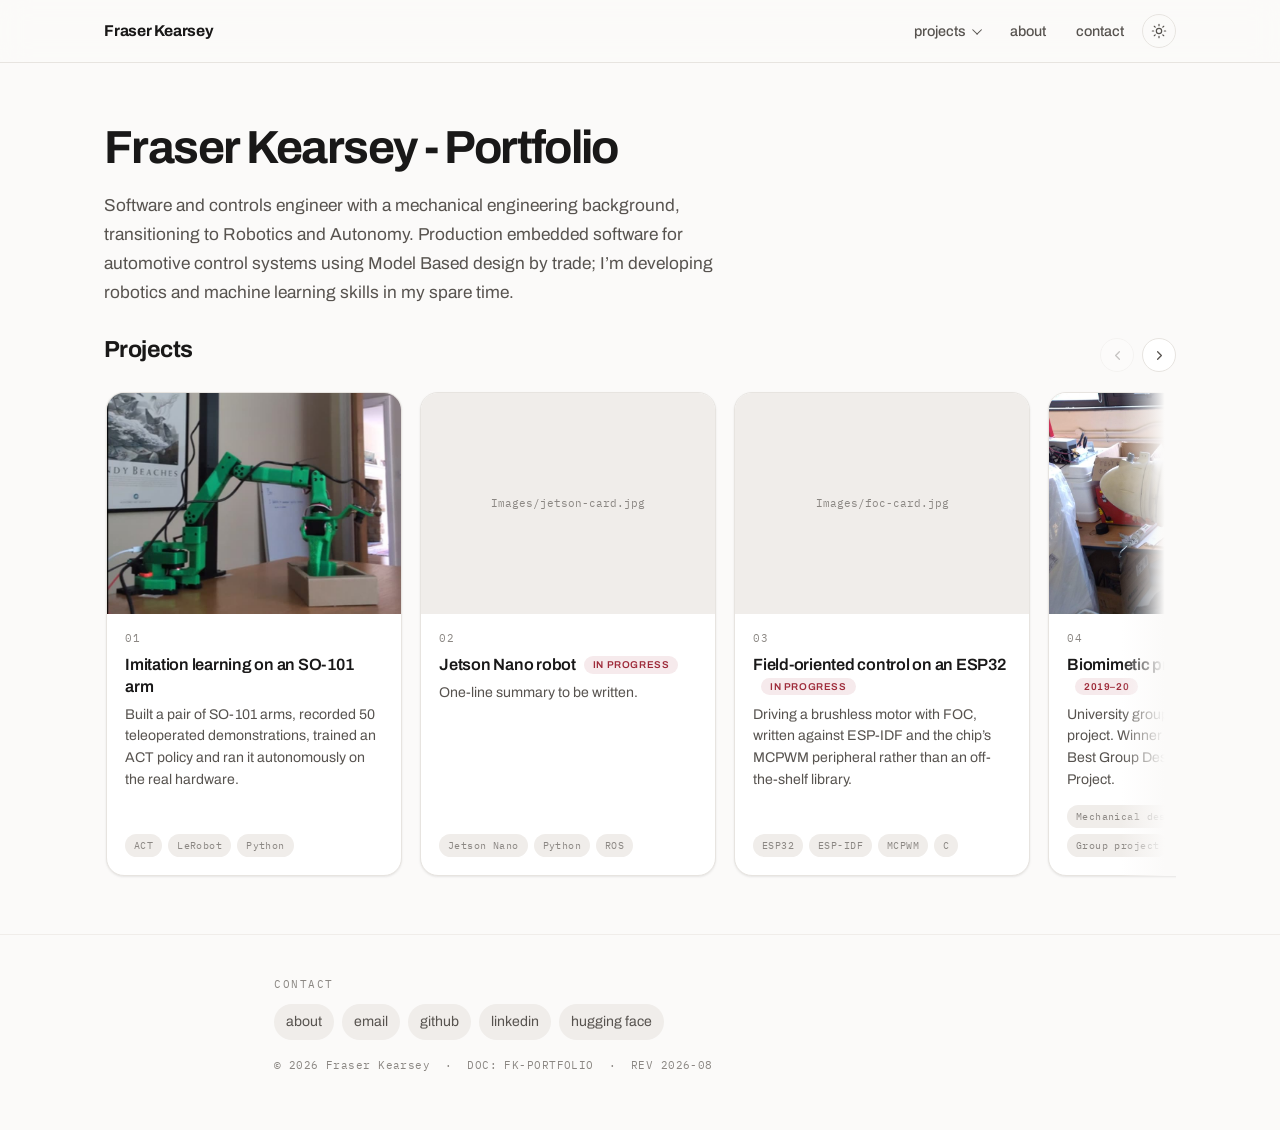
<file: index.html>
<!DOCTYPE html>
<html lang="en">
<head>
<meta charset="UTF-8">
<meta name="viewport" content="width=device-width, initial-scale=1.0">
<title>Fraser Kearsey - Portfolio</title>
<meta name="description" content="Software and controls engineer with a mechanical engineering background, transitioning to robotics and autonomy. Embedded automotive control systems by trade; robotics and machine learning projects in my spare time.">
<link rel="preconnect" href="https://fonts.googleapis.com">
<link rel="preconnect" href="https://fonts.gstatic.com" crossorigin>
<link href="https://fonts.googleapis.com/css2?family=Archivo:wght@400;500;600;700&family=IBM+Plex+Mono:wght@400;500;600&display=swap" rel="stylesheet">
<link rel="icon" href="favicon.svg" type="image/svg+xml">
<link rel="icon" href="favicon.ico" sizes="32x32">
<link rel="apple-touch-icon" href="apple-touch-icon.png">
<link rel="stylesheet" href="assets/site.css">
<script>(function(){try{var t=localStorage.getItem('theme');if(t==='dark'||t==='light'){document.documentElement.setAttribute('data-theme',t);}}catch(e){}
// set before first paint so revealed sections don't flash in
if(!window.matchMedia('(prefers-reduced-motion: reduce)').matches&&'IntersectionObserver'in window){document.documentElement.className+=' js-motion';}})();</script>
</head>
<body>

<!--
  ============================================================================
  EDITING THIS PAGE

  Text lives between tags. To change a paragraph, edit what is between
  the <p> and </p> tags and leave the tags alone:

      <p>old wording</p>      becomes      <p>new wording</p>

  Editable blocks are flagged by comments starting with "EDIT:" further
  down this file. Search the file for  EDIT:  to jump between them.

  Leave alone:
    * everything inside the head element
    * class="..." attributes
    * entities such as &mdash; &rsquo; &hellip;  which are punctuation: - ' ...

  Special characters: type &amp; for an ampersand, &lt; for a less-than sign,
  and &rsquo; for an apostrophe, as in don&rsquo;t.

  The styling lives in assets/site.css. Change the colours, corner radii or
  shadows in the :root block at the top of that file and every page follows.
  ============================================================================
-->

<nav>
  <div class="wrap">
    <a class="brand" href="index.html">Fraser Kearsey</a>
    <div class="navlinks">
      <details class="dropdown">
        <summary>projects</summary>
        <div class="menu">
          <a href="so101.html"><span class="idx">01</span>SO-101 imitation learning</a>
          <a href="jetson-nano.html"><span class="idx">02</span>Jetson Nano robot</a>
          <a href="esp32-foc.html"><span class="idx">03</span>ESP32 field-oriented control</a>
          <a href="biomimetic-propulsion.html"><span class="idx">04</span>Biomimetic propulsion system</a>
        </div>
      </details>
      <a href="about.html">about</a>
      <a href="#contact">contact</a>
      <button class="themetoggle" type="button" aria-pressed="false" aria-label="Switch theme"><svg class="sun" viewBox="0 0 24 24" fill="none" stroke="currentColor" stroke-width="1.8" stroke-linecap="round" aria-hidden="true"><circle cx="12" cy="12" r="4"/><path d="M12 2v2M12 20v2M4.9 4.9l1.4 1.4M17.7 17.7l1.4 1.4M2 12h2M20 12h2M4.9 19.1l1.4-1.4M17.7 6.3l1.4-1.4"/></svg><svg class="moon" viewBox="0 0 24 24" fill="none" stroke="currentColor" stroke-width="1.8" stroke-linecap="round" stroke-linejoin="round" aria-hidden="true"><path d="M21 12.8A9 9 0 1 1 11.2 3a7 7 0 0 0 9.8 9.8z"/></svg></button>
    </div>
  </div>
  <div class="progress" aria-hidden="true"></div>
</nav>

<!-- EDIT: page title and intro paragraphs -->
<header class="intro home">
  <div class="wrap wide">
    <h1>Fraser Kearsey - Portfolio</h1>
    <div class="lede">
      <p>Software and controls engineer with a mechanical engineering background, transitioning to Robotics and Autonomy. Production embedded software for automotive control systems using Model Based design by trade; I&rsquo;m developing robotics and machine learning skills in my spare time.</p>
    </div>
  </div>
</header>

<main>

<!-- EDIT: section "Projects" -->
<section id="work" class="reveal">
  <div class="wrap wide">
    <h2>Projects</h2>

    <div class="rail">
      <div class="railnav">
        <button class="railbtn prev" type="button" aria-label="Scroll projects left"><svg viewBox="0 0 24 24" fill="none" stroke="currentColor" stroke-width="2" stroke-linecap="round" stroke-linejoin="round" aria-hidden="true"><path d="M15 18l-6-6 6-6"/></svg></button>
        <button class="railbtn next" type="button" aria-label="Scroll projects right"><svg viewBox="0 0 24 24" fill="none" stroke="currentColor" stroke-width="2" stroke-linecap="round" stroke-linejoin="round" aria-hidden="true"><path d="M9 18l6-6-6-6"/></svg></button>
      </div>
      <!-- Add a project: copy one <a class="card"> block. Swap the .slot div for
           <img src="Images/NAME.jpg" alt="DESCRIPTION"> once you have a photo. -->
      <!-- EDIT: project cards. Copy a whole a.card block to add one -->
<div class="track" tabindex="0" role="region" aria-label="Projects, scroll horizontally">
        <a class="card" href="so101.html">
          <div class="card-media"><img src="Images/so101-card.jpg" alt="A green 3D-printed SO-101 arm placing a cube into a cardboard box"></div>
          <div class="card-body">
            <span class="card-num">01</span>
            <span class="card-title">Imitation learning on an SO-101 arm</span>
            <span class="card-desc">Built a pair of SO-101 arms, recorded 50 teleoperated demonstrations, trained an ACT policy and ran it autonomously on the real hardware.</span>
            <span class="card-meta"><span class="tag">ACT</span><span class="tag">LeRobot</span><span class="tag">Python</span></span>
          </div>
        </a>
        <a class="card" href="jetson-nano.html">
          <div class="card-media"><div class="slot">Images/jetson-card.jpg</div></div>
          <div class="card-body">
            <span class="card-num">02</span>
            <span class="card-title">Jetson Nano robot<span class="badge">in progress</span></span>
            <span class="card-desc">One-line summary to be written.</span>
            <span class="card-meta"><span class="tag">Jetson Nano</span><span class="tag">Python</span><span class="tag">ROS</span></span>
          </div>
        </a>
        <a class="card" href="esp32-foc.html">
          <div class="card-media"><div class="slot">Images/foc-card.jpg</div></div>
          <div class="card-body">
            <span class="card-num">03</span>
            <span class="card-title">Field-oriented control on an ESP32<span class="badge">in progress</span></span>
            <span class="card-desc">Driving a brushless motor with FOC, written against ESP-IDF and the chip’s MCPWM peripheral rather than an off-the-shelf library.</span>
            <span class="card-meta"><span class="tag">ESP32</span><span class="tag">ESP-IDF</span><span class="tag">MCPWM</span><span class="tag">C</span></span>
          </div>
        </a>
        <a class="card" href="biomimetic-propulsion.html">
          <div class="card-media"><img src="Images/biomimetic-card.jpg" alt="A segmented, fish-shaped robotic body with a compliant tail fin, held up in a university workshop"></div>
          <div class="card-body">
            <span class="card-num">04</span>
            <span class="card-title">Biomimetic propulsion system<span class="badge">2019&ndash;20</span></span>
            <span class="card-desc">University group design and manufacture project. Winner of the IMechE Award for Best Group Design and Manufacture Project.</span>
            <span class="card-meta"><span class="tag">Mechanical design</span><span class="tag">Manufacture</span><span class="tag">Group project</span></span>
          </div>
        </a>
      </div>
    </div>
  </div>
</section>

</main>

<footer id="contact" class="reveal">
  <div class="wrap">
    <p class="secnum">Contact</p>
    <!-- EDIT: footer links -->
<div class="footlinks">
      <a href="about.html">about</a>
      <a href="mailto:fraserkearsey@gmail.com">email</a>
      <a href="https://github.com/fraserky">github</a>
      <a href="https://linkedin.com/in/fraserkearsey">linkedin</a>
      <a href="https://huggingface.co/fkearsey">hugging face</a>
    </div>
    <p class="copyright">&copy; 2026 Fraser Kearsey &nbsp;&middot;&nbsp; DOC: FK-PORTFOLIO &nbsp;&middot;&nbsp; REV 2026-08</p>
  </div>
</footer>

<script src="assets/site.js"></script>
</body>
</html>
</file>
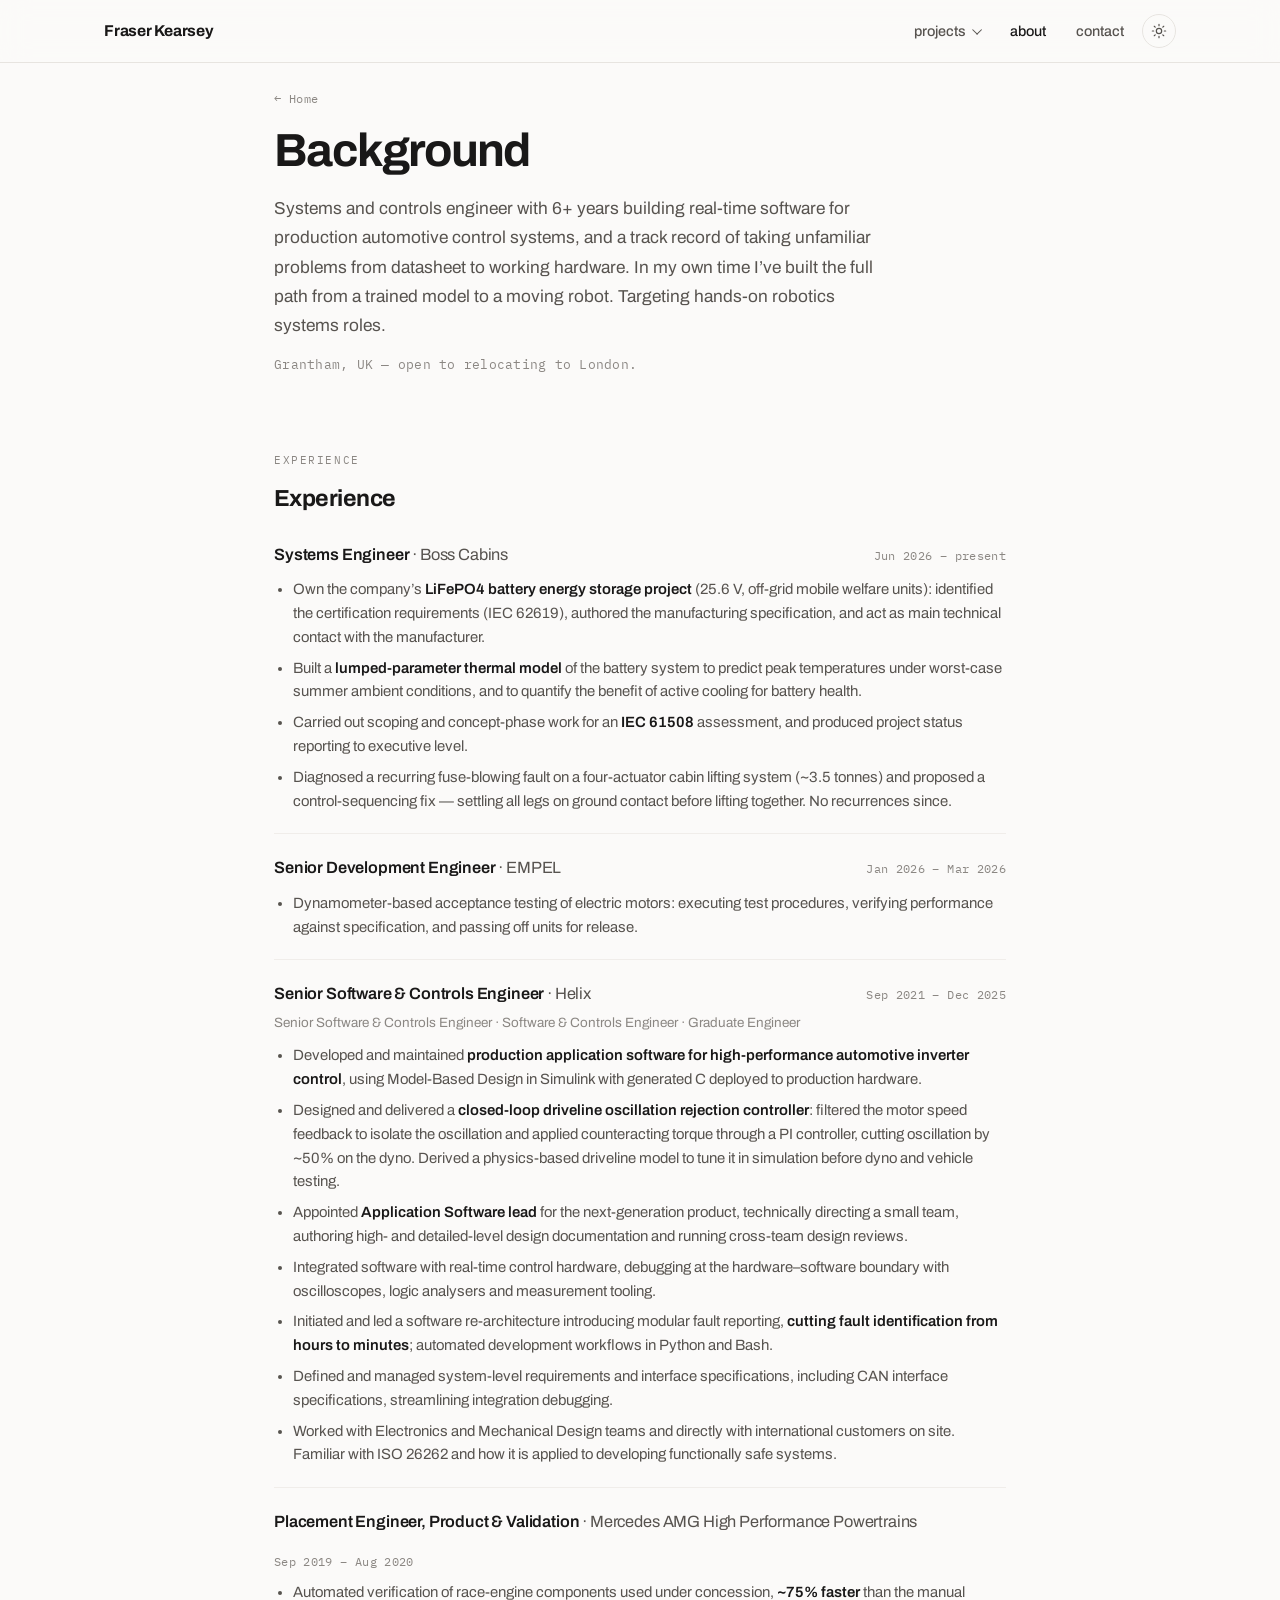
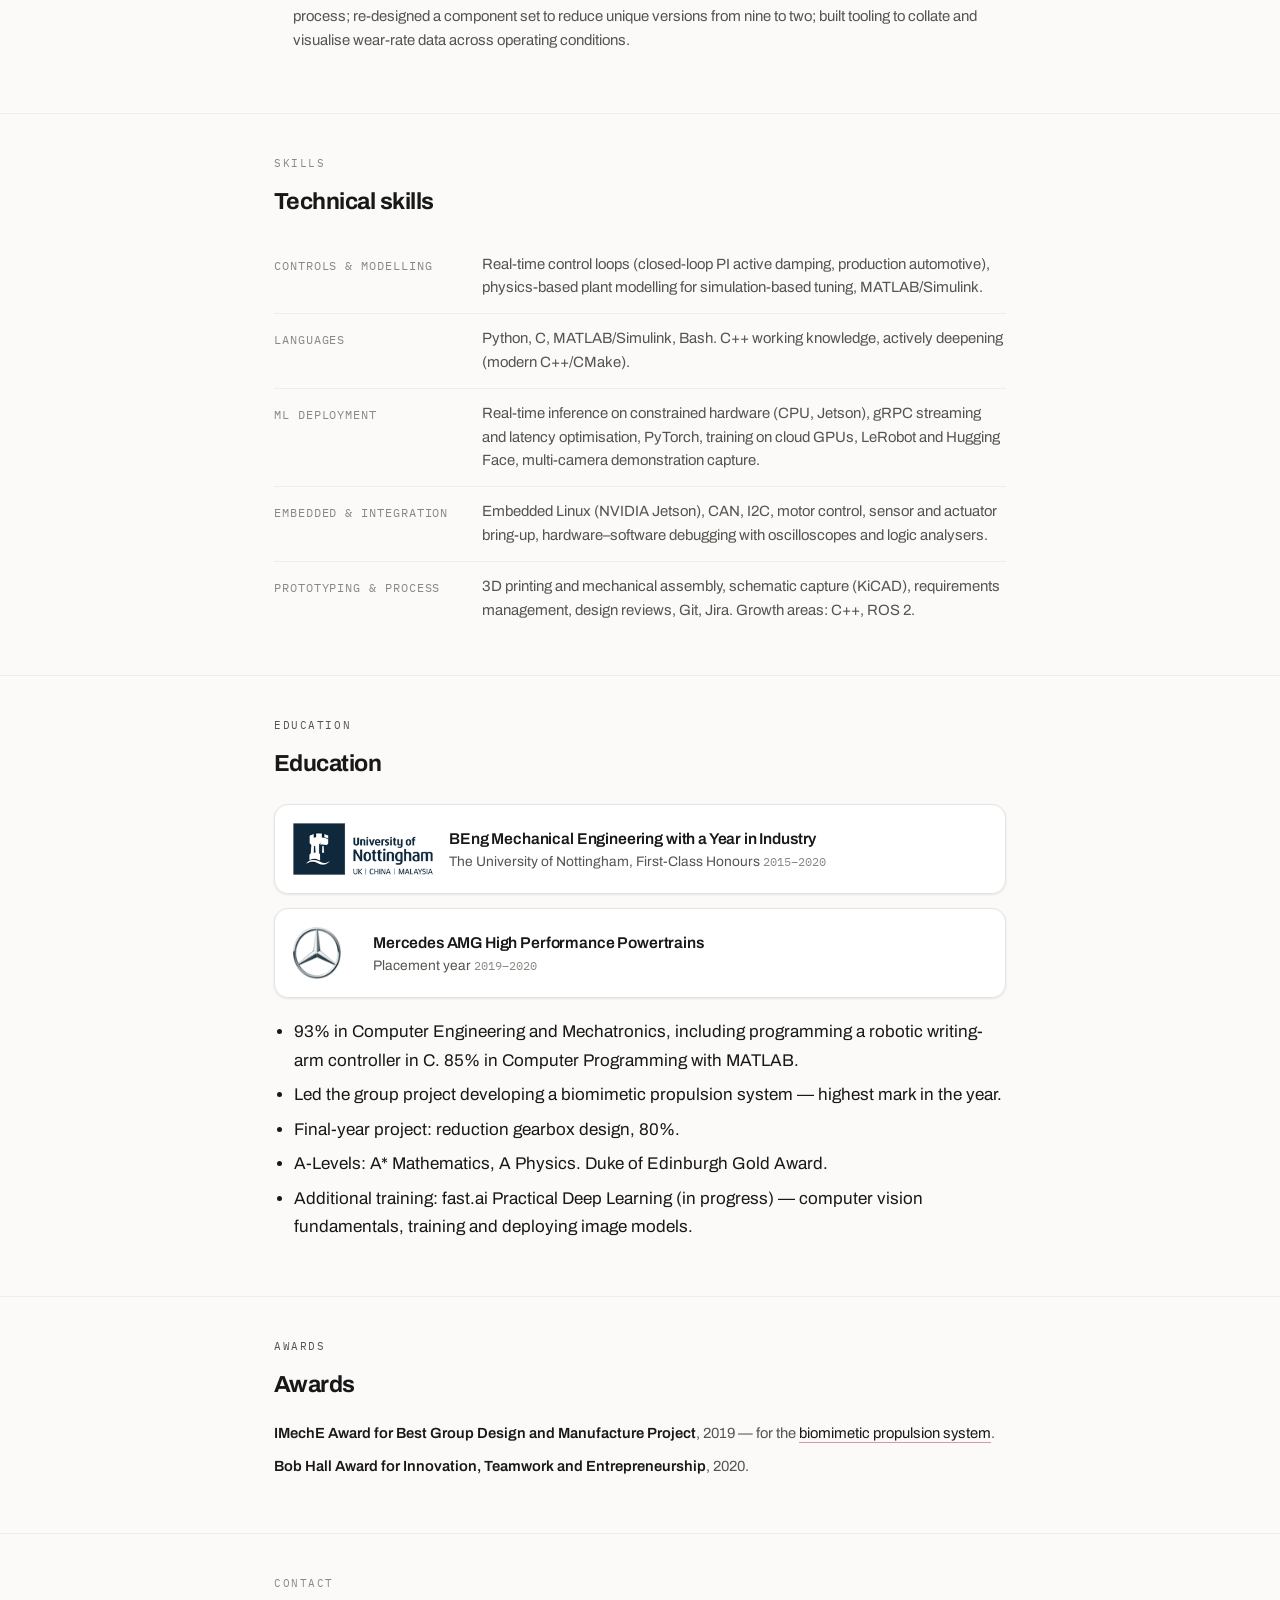
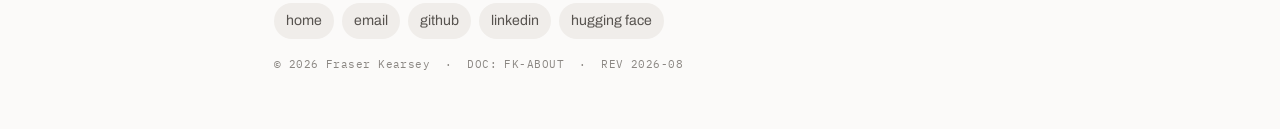
<file: about.html>
<!DOCTYPE html>
<html lang="en">
<head>
<meta charset="UTF-8">
<meta name="viewport" content="width=device-width, initial-scale=1.0">
<title>Fraser Kearsey — background</title>
<meta name="description" content="Background: software and controls engineer working on embedded automotive control systems.">
<link rel="preconnect" href="https://fonts.googleapis.com">
<link rel="preconnect" href="https://fonts.gstatic.com" crossorigin>
<link href="https://fonts.googleapis.com/css2?family=Archivo:wght@400;500;600;700&family=IBM+Plex+Mono:wght@400;500;600&display=swap" rel="stylesheet">
<link rel="icon" href="favicon.svg" type="image/svg+xml">
<link rel="icon" href="favicon.ico" sizes="32x32">
<link rel="apple-touch-icon" href="apple-touch-icon.png">
<link rel="stylesheet" href="assets/site.css">
<script>(function(){try{var t=localStorage.getItem('theme');if(t==='dark'||t==='light'){document.documentElement.setAttribute('data-theme',t);}}catch(e){}
// set before first paint so revealed sections don't flash in
if(!window.matchMedia('(prefers-reduced-motion: reduce)').matches&&'IntersectionObserver'in window){document.documentElement.className+=' js-motion';}})();</script>
</head>
<body>

<!--
  ============================================================================
  EDITING THIS PAGE

  Text lives between tags. To change a paragraph, edit what is between
  the <p> and </p> tags and leave the tags alone:

      <p>old wording</p>      becomes      <p>new wording</p>

  Editable blocks are flagged by comments starting with "EDIT:" further
  down this file. Search the file for  EDIT:  to jump between them.

  Leave alone:
    * everything inside the head element
    * class="..." attributes
    * entities such as &mdash; &rsquo; &hellip;  which are punctuation: - ' ...

  Special characters: type &amp; for an ampersand, &lt; for a less-than sign,
  and &rsquo; for an apostrophe, as in don&rsquo;t.

  The styling lives in assets/site.css. Change the colours, corner radii or
  shadows in the :root block at the top of that file and every page follows.
  ============================================================================
-->

<nav>
  <div class="wrap">
    <a class="brand" href="index.html">Fraser Kearsey</a>
    <div class="navlinks">
      <details class="dropdown">
        <summary>projects</summary>
        <div class="menu">
          <a href="so101.html"><span class="idx">01</span>SO-101 imitation learning</a>
          <a href="jetson-nano.html"><span class="idx">02</span>Jetson Nano robot</a>
          <a href="esp32-foc.html"><span class="idx">03</span>ESP32 field-oriented control</a>
          <a href="biomimetic-propulsion.html"><span class="idx">04</span>Biomimetic propulsion system</a>
        </div>
      </details>
      <a href="about.html" aria-current="page">about</a>
      <a href="#contact">contact</a>
      <button class="themetoggle" type="button" aria-pressed="false" aria-label="Switch theme"><svg class="sun" viewBox="0 0 24 24" fill="none" stroke="currentColor" stroke-width="1.8" stroke-linecap="round" aria-hidden="true"><circle cx="12" cy="12" r="4"/><path d="M12 2v2M12 20v2M4.9 4.9l1.4 1.4M17.7 17.7l1.4 1.4M2 12h2M20 12h2M4.9 19.1l1.4-1.4M17.7 6.3l1.4-1.4"/></svg><svg class="moon" viewBox="0 0 24 24" fill="none" stroke="currentColor" stroke-width="1.8" stroke-linecap="round" stroke-linejoin="round" aria-hidden="true"><path d="M21 12.8A9 9 0 1 1 11.2 3a7 7 0 0 0 9.8 9.8z"/></svg></button>
    </div>
  </div>
  <div class="progress" aria-hidden="true"></div>
</nav>

<!-- EDIT: page title and intro paragraphs -->
<header class="intro sub">
  <div class="wrap">
    <p class="crumb"><a href="index.html">&larr; Home</a></p>
    <h1>Background</h1>
    <div class="lede">
      <p>Systems and controls engineer with 6+ years building real-time software for production automotive control systems, and a track record of taking unfamiliar problems from datasheet to working hardware. In my own time I&rsquo;ve built the full path from a trained model to a moving robot. Targeting hands-on robotics systems roles.</p>
      <p class="meta-line">Grantham, UK &mdash; open to relocating to London.</p>
    </div>
  </div>
</header>

<main>

<!-- EDIT: section "Experience" -->
<section class="reveal">
  <div class="wrap">
    <p class="secnum">Experience</p>
    <h2>Experience</h2>

    <div class="role">
      <div class="role-head">
        <span class="role-title">Systems Engineer <span class="role-org">&middot; Boss Cabins</span></span>
        <span class="role-dates">Jun 2026 &ndash; present</span>
      </div>
      <ul>
        <li>Own the company&rsquo;s <strong>LiFePO4 battery energy storage project</strong> (25.6 V, off-grid mobile welfare units): identified the certification requirements (IEC 62619), authored the manufacturing specification, and act as main technical contact with the manufacturer.</li>
        <li>Built a <strong>lumped-parameter thermal model</strong> of the battery system to predict peak temperatures under worst-case summer ambient conditions, and to quantify the benefit of active cooling for battery health.</li>
        <li>Carried out scoping and concept-phase work for an <strong>IEC 61508</strong> assessment, and produced project status reporting to executive level.</li>
        <li>Diagnosed a recurring fuse-blowing fault on a four-actuator cabin lifting system (~3.5 tonnes) and proposed a control-sequencing fix &mdash; settling all legs on ground contact before lifting together. No recurrences since.</li>
      </ul>
    </div>

    <div class="role">
      <div class="role-head">
        <span class="role-title">Senior Development Engineer <span class="role-org">&middot; EMPEL</span></span>
        <span class="role-dates">Jan 2026 &ndash; Mar 2026</span>
      </div>
      <ul>
        <li>Dynamometer-based acceptance testing of electric motors: executing test procedures, verifying performance against specification, and passing off units for release.</li>
      </ul>
    </div>

    <div class="role">
      <div class="role-head">
        <span class="role-title">Senior Software &amp; Controls Engineer <span class="role-org">&middot; Helix</span></span>
        <span class="role-dates">Sep 2021 &ndash; Dec 2025</span>
      </div>
      <p class="role-note">Senior Software &amp; Controls Engineer &middot; Software &amp; Controls Engineer &middot; Graduate Engineer</p>
      <ul>
        <li>Developed and maintained <strong>production application software for high-performance automotive inverter control</strong>, using Model-Based Design in Simulink with generated C deployed to production hardware.</li>
        <li>Designed and delivered a <strong>closed-loop driveline oscillation rejection controller</strong>: filtered the motor speed feedback to isolate the oscillation and applied counteracting torque through a PI controller, cutting oscillation by ~50% on the dyno. Derived a physics-based driveline model to tune it in simulation before dyno and vehicle testing.</li>
        <li>Appointed <strong>Application Software lead</strong> for the next-generation product, technically directing a small team, authoring high- and detailed-level design documentation and running cross-team design reviews.</li>
        <li>Integrated software with real-time control hardware, debugging at the hardware&ndash;software boundary with oscilloscopes, logic analysers and measurement tooling.</li>
        <li>Initiated and led a software re-architecture introducing modular fault reporting, <strong>cutting fault identification from hours to minutes</strong>; automated development workflows in Python and Bash.</li>
        <li>Defined and managed system-level requirements and interface specifications, including CAN interface specifications, streamlining integration debugging.</li>
        <li>Worked with Electronics and Mechanical Design teams and directly with international customers on site. Familiar with ISO 26262 and how it is applied to developing functionally safe systems.</li>
      </ul>
    </div>

    <div class="role">
      <div class="role-head">
        <span class="role-title">Placement Engineer, Product &amp; Validation <span class="role-org">&middot; Mercedes AMG High Performance Powertrains</span></span>
        <span class="role-dates">Sep 2019 &ndash; Aug 2020</span>
      </div>
      <ul>
        <li>Automated verification of race-engine components used under concession, <strong>~75% faster</strong> than the manual process; re-designed a component set to reduce unique versions from nine to two; built tooling to collate and visualise wear-rate data across operating conditions.</li>
      </ul>
    </div>
  </div>
</section>

<!-- EDIT: section "Technical skills" -->
<section class="reveal">
  <div class="wrap">
    <p class="secnum">Skills</p>
    <h2>Technical skills</h2>
    <dl class="skills">
      <div class="skillrow">
        <dt>Controls &amp; modelling</dt>
        <dd>Real-time control loops (closed-loop PI active damping, production automotive), physics-based plant modelling for simulation-based tuning, MATLAB/Simulink.</dd>
      </div>
      <div class="skillrow">
        <dt>Languages</dt>
        <dd>Python, C, MATLAB/Simulink, Bash. C++ working knowledge, actively deepening (modern C++/CMake).</dd>
      </div>
      <div class="skillrow">
        <dt>ML deployment</dt>
        <dd>Real-time inference on constrained hardware (CPU, Jetson), gRPC streaming and latency optimisation, PyTorch, training on cloud GPUs, LeRobot and Hugging Face, multi-camera demonstration capture.</dd>
      </div>
      <div class="skillrow">
        <dt>Embedded &amp; integration</dt>
        <dd>Embedded Linux (NVIDIA Jetson), CAN, I2C, motor control, sensor and actuator bring-up, hardware&ndash;software debugging with oscilloscopes and logic analysers.</dd>
      </div>
      <div class="skillrow">
        <dt>Prototyping &amp; process</dt>
        <dd>3D printing and mechanical assembly, schematic capture (KiCAD), requirements management, design reviews, Git, Jira. Growth areas: C++, ROS 2.</dd>
      </div>
    </dl>
  </div>
</section>

<!-- EDIT: section "Education" -->
<section class="about reveal">
  <div class="wrap">
    <p class="secnum">Education</p>
    <h2>Education</h2>

    <!-- EDIT: affiliation logos and names -->
<div class="affil">
      <div class="affil-item">
        <div class="affil-logo"><img src="Images/logo-uon.png" alt="University of Nottingham"></div>
        <div>
          <span class="affil-name">BEng Mechanical Engineering with a Year in Industry</span>
          <span class="affil-note">The University of Nottingham, First-Class Honours <span class="yr">2015&ndash;2020</span></span>
        </div>
      </div>
      <div class="affil-item">
        <div class="affil-logo"><img src="Images/logo-mercedes.png" alt="Mercedes AMG High Performance Powertrains"></div>
        <div>
          <span class="affil-name">Mercedes AMG High Performance Powertrains</span>
          <span class="affil-note">Placement year <span class="yr">2019&ndash;2020</span></span>
        </div>
      </div>
    </div>

    <ul style="margin-top:20px">
      <li>93% in Computer Engineering and Mechatronics, including programming a robotic writing-arm controller in C. 85% in Computer Programming with MATLAB.</li>
      <li>Led the group project developing a <a href="biomimetic-propulsion.html">biomimetic propulsion system</a> &mdash; highest mark in the year.</li>
      <li>Final-year project: reduction gearbox design, 80%.</li>
      <li>A-Levels: A* Mathematics, A Physics. Duke of Edinburgh Gold Award.</li>
      <li>Additional training: fast.ai Practical Deep Learning (in progress) &mdash; computer vision fundamentals, training and deploying image models.</li>
    </ul>
  </div>
</section>

<!-- EDIT: section "Awards" -->
<section class="about reveal">
  <div class="wrap">
    <p class="secnum">Awards</p>
    <h2>Awards</h2>
    <ul class="links-list">
      <li><strong>IMechE Award for Best Group Design and Manufacture Project</strong>, 2019 &mdash; for the <a href="biomimetic-propulsion.html">biomimetic propulsion system</a>.</li>
      <li><strong>Bob Hall Award for Innovation, Teamwork and Entrepreneurship</strong>, 2020.</li>
    </ul>
  </div>
</section>

</main>

<footer id="contact" class="reveal">
  <div class="wrap">
    <p class="secnum">Contact</p>
    <!-- EDIT: footer links -->
<div class="footlinks">
      <a href="index.html">home</a>
      <a href="mailto:fraserkearsey@gmail.com">email</a>
      <a href="https://github.com/fraserky">github</a>
      <a href="https://linkedin.com/in/fraserkearsey">linkedin</a>
      <a href="https://huggingface.co/fkearsey">hugging face</a>
    </div>
    <p class="copyright">&copy; 2026 Fraser Kearsey &nbsp;&middot;&nbsp; DOC: FK-ABOUT &nbsp;&middot;&nbsp; REV 2026-08</p>
  </div>
</footer>

<script src="assets/site.js"></script>
</body>
</html>
</file>
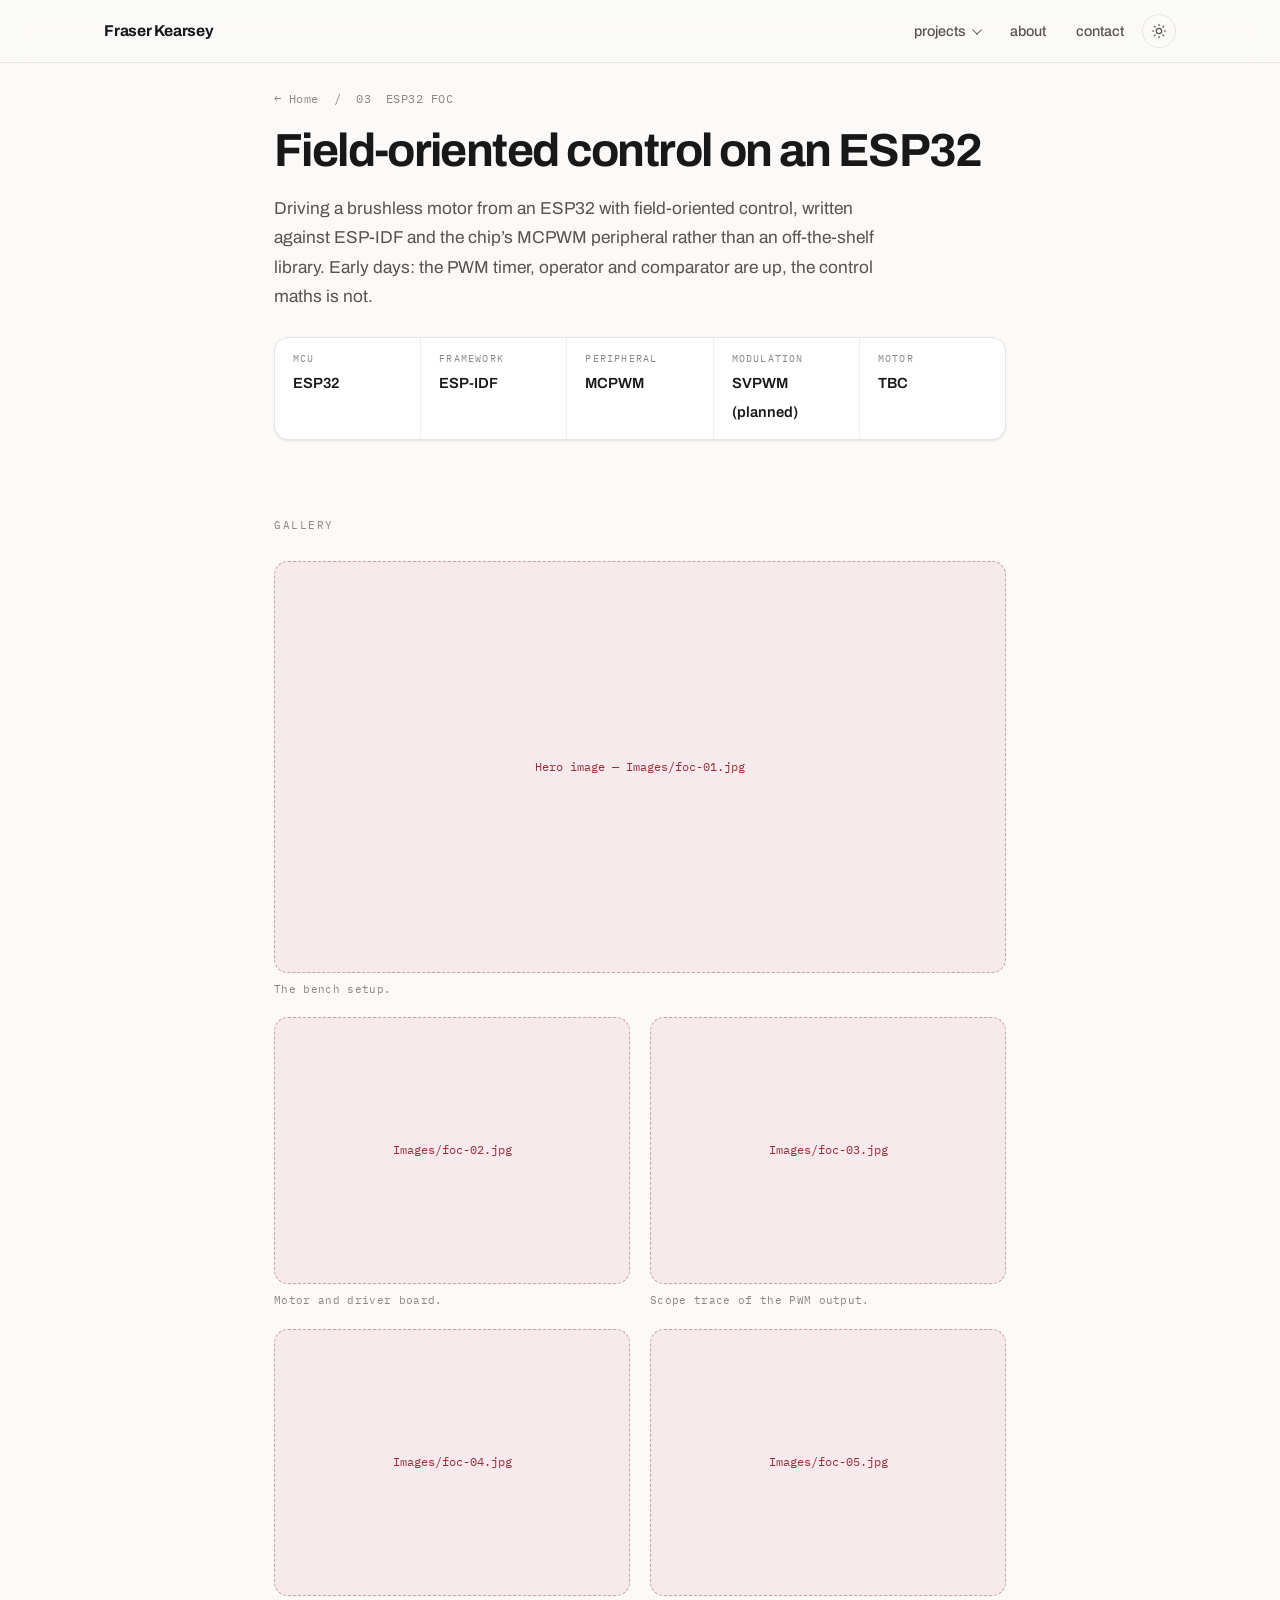
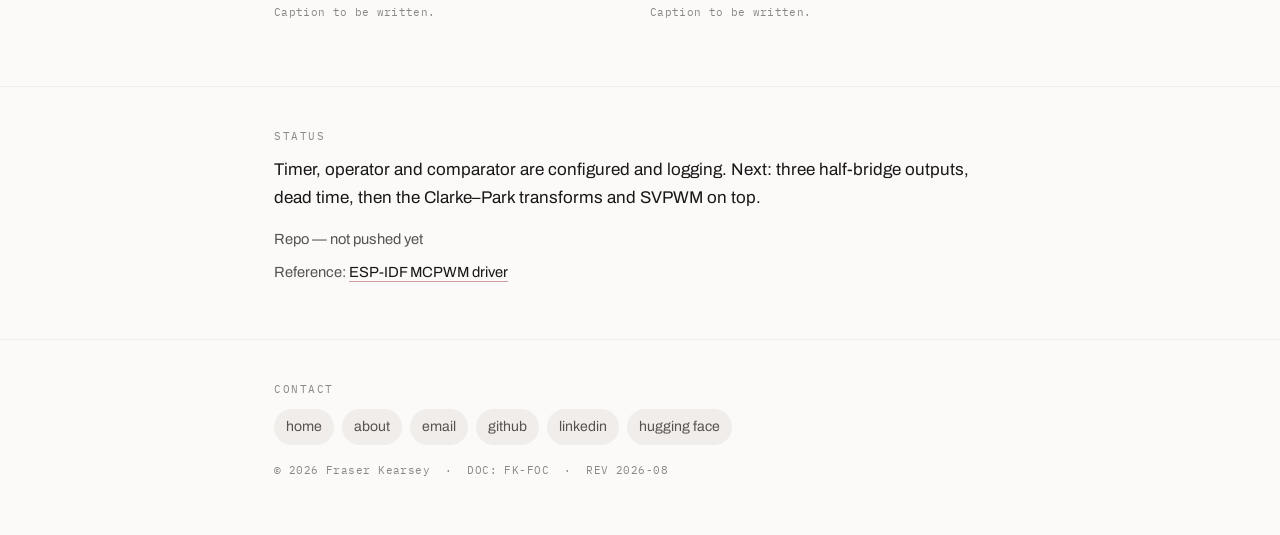
<file: esp32-foc.html>
<!DOCTYPE html>
<html lang="en">
<head>
<meta charset="UTF-8">
<meta name="viewport" content="width=device-width, initial-scale=1.0">
<title>Fraser Kearsey — ESP32 field-oriented control</title>
<meta name="description" content="Building field-oriented motor control on an ESP32 using the MCPWM peripheral.">
<link rel="preconnect" href="https://fonts.googleapis.com">
<link rel="preconnect" href="https://fonts.gstatic.com" crossorigin>
<link href="https://fonts.googleapis.com/css2?family=Archivo:wght@400;500;600;700&family=IBM+Plex+Mono:wght@400;500;600&display=swap" rel="stylesheet">
<link rel="icon" href="favicon.svg" type="image/svg+xml">
<link rel="icon" href="favicon.ico" sizes="32x32">
<link rel="apple-touch-icon" href="apple-touch-icon.png">
<link rel="stylesheet" href="assets/site.css">
<script>(function(){try{var t=localStorage.getItem('theme');if(t==='dark'||t==='light'){document.documentElement.setAttribute('data-theme',t);}}catch(e){}
// set before first paint so revealed sections don't flash in
if(!window.matchMedia('(prefers-reduced-motion: reduce)').matches&&'IntersectionObserver'in window){document.documentElement.className+=' js-motion';}})();</script>
</head>
<body>

<!--
  ============================================================================
  EDITING THIS PAGE

  Text lives between tags. To change a paragraph, edit what is between
  the <p> and </p> tags and leave the tags alone:

      <p>old wording</p>      becomes      <p>new wording</p>

  Editable blocks are flagged by comments starting with "EDIT:" further
  down this file. Search the file for  EDIT:  to jump between them.

  Leave alone:
    * everything inside the head element
    * class="..." attributes
    * entities such as &mdash; &rsquo; &hellip;  which are punctuation: - ' ...

  Special characters: type &amp; for an ampersand, &lt; for a less-than sign,
  and &rsquo; for an apostrophe, as in don&rsquo;t.

  The styling lives in assets/site.css. Change the colours, corner radii or
  shadows in the :root block at the top of that file and every page follows.
  ============================================================================
-->

<nav>
  <div class="wrap">
    <a class="brand" href="index.html">Fraser Kearsey</a>
    <div class="navlinks">
      <details class="dropdown">
        <summary>projects</summary>
        <div class="menu">
          <a href="so101.html"><span class="idx">01</span>SO-101 imitation learning</a>
          <a href="jetson-nano.html"><span class="idx">02</span>Jetson Nano robot</a>
          <a href="esp32-foc.html" aria-current="page"><span class="idx">03</span>ESP32 field-oriented control</a>
          <a href="biomimetic-propulsion.html"><span class="idx">04</span>Biomimetic propulsion system</a>
        </div>
      </details>
      <a href="about.html">about</a>
      <a href="#contact">contact</a>
      <button class="themetoggle" type="button" aria-pressed="false" aria-label="Switch theme"><svg class="sun" viewBox="0 0 24 24" fill="none" stroke="currentColor" stroke-width="1.8" stroke-linecap="round" aria-hidden="true"><circle cx="12" cy="12" r="4"/><path d="M12 2v2M12 20v2M4.9 4.9l1.4 1.4M17.7 17.7l1.4 1.4M2 12h2M20 12h2M4.9 19.1l1.4-1.4M17.7 6.3l1.4-1.4"/></svg><svg class="moon" viewBox="0 0 24 24" fill="none" stroke="currentColor" stroke-width="1.8" stroke-linecap="round" stroke-linejoin="round" aria-hidden="true"><path d="M21 12.8A9 9 0 1 1 11.2 3a7 7 0 0 0 9.8 9.8z"/></svg></button>
    </div>
  </div>
  <div class="progress" aria-hidden="true"></div>
</nav>

<!-- EDIT: page title and intro paragraphs -->
<header class="intro sub">
  <div class="wrap">
    <p class="crumb"><a href="index.html">&larr; Home</a> &nbsp;/&nbsp; 03 &nbsp;ESP32 FOC</p>
    <h1>Field-oriented control on an ESP32</h1>
    <div class="lede">
      <p>Driving a brushless motor from an ESP32 with field-oriented control, written against ESP-IDF and the chip&rsquo;s MCPWM peripheral rather than an off-the-shelf library. Early days: the PWM timer, operator and comparator are up, the control maths is not.</p>
    </div>

    <!-- EDIT: spec strip. Each cell is one div: .k is the label, .v the value -->
<div class="datastrip">
      <div><span class="k">MCU</span><span class="v">ESP32</span></div>
      <div><span class="k">Framework</span><span class="v">ESP-IDF</span></div>
      <div><span class="k">Peripheral</span><span class="v">MCPWM</span></div>
      <div><span class="k">Modulation</span><span class="v">SVPWM (planned)</span></div>
      <div><span class="k">Motor</span><span class="v">TBC</span></div>
    </div>
  </div>
</header>

<main>

<!-- EDIT: section "section" -->
<section id="gallery" class="reveal">
  <div class="wrap">
    <p class="secnum">Gallery</p>

    <!-- Drop files in Images/ or Video/ and swap them in:
         Photo: <figure><img src="Images/NAME.jpg" alt="DESCRIPTION"><figcaption>Caption</figcaption></figure>
         Clip:  <figure><video src="Video/NAME.mp4" controls muted playsinline></video><figcaption>Caption</figcaption></figure>
         Full width: add class="wide" to the <figure>. -->

    <!-- EDIT: gallery. Each figure is one image and its caption -->
<div class="gallery">
      <figure class="wide">
        <div class="slot">Hero image &mdash; Images/foc-01.jpg</div>
        <figcaption>The bench setup.</figcaption>
      </figure>
      <figure>
        <div class="slot">Images/foc-02.jpg</div>
        <figcaption>Motor and driver board.</figcaption>
      </figure>
      <figure>
        <div class="slot">Images/foc-03.jpg</div>
        <figcaption>Scope trace of the PWM output.</figcaption>
      </figure>
      <figure>
        <div class="slot">Images/foc-04.jpg</div>
        <figcaption>Caption to be written.</figcaption>
      </figure>
      <figure>
        <div class="slot">Images/foc-05.jpg</div>
        <figcaption>Caption to be written.</figcaption>
      </figure>
    </div>
  </div>
</section>

<!-- EDIT: section "section" -->
<section id="status" class="prose reveal">
  <div class="wrap">
    <p class="secnum">Status</p>
    <p>Timer, operator and comparator are configured and logging. Next: three half-bridge outputs, dead time, then the Clarke&ndash;Park transforms and SVPWM on top.</p>
    <ul class="links-list" style="margin-top:14px">
      <li>Repo &mdash; not pushed yet</li>
      <li>Reference: <a href="https://docs.espressif.com/projects/esp-idf/en/stable/esp32/api-reference/peripherals/mcpwm.html">ESP-IDF MCPWM driver</a></li>
    </ul>
  </div>
</section>

</main>

<footer id="contact" class="reveal">
  <div class="wrap">
    <p class="secnum">Contact</p>
    <!-- EDIT: footer links -->
<div class="footlinks">
      <a href="index.html">home</a>
      <a href="about.html">about</a>
      <a href="mailto:fraserkearsey@gmail.com">email</a>
      <a href="https://github.com/fraserky">github</a>
      <a href="https://linkedin.com/in/fraserkearsey">linkedin</a>
      <a href="https://huggingface.co/fkearsey">hugging face</a>
    </div>
    <p class="copyright">&copy; 2026 Fraser Kearsey &nbsp;&middot;&nbsp; DOC: FK-FOC &nbsp;&middot;&nbsp; REV 2026-08</p>
  </div>
</footer>

<script src="assets/site.js"></script>
</body>
</html>
</file>
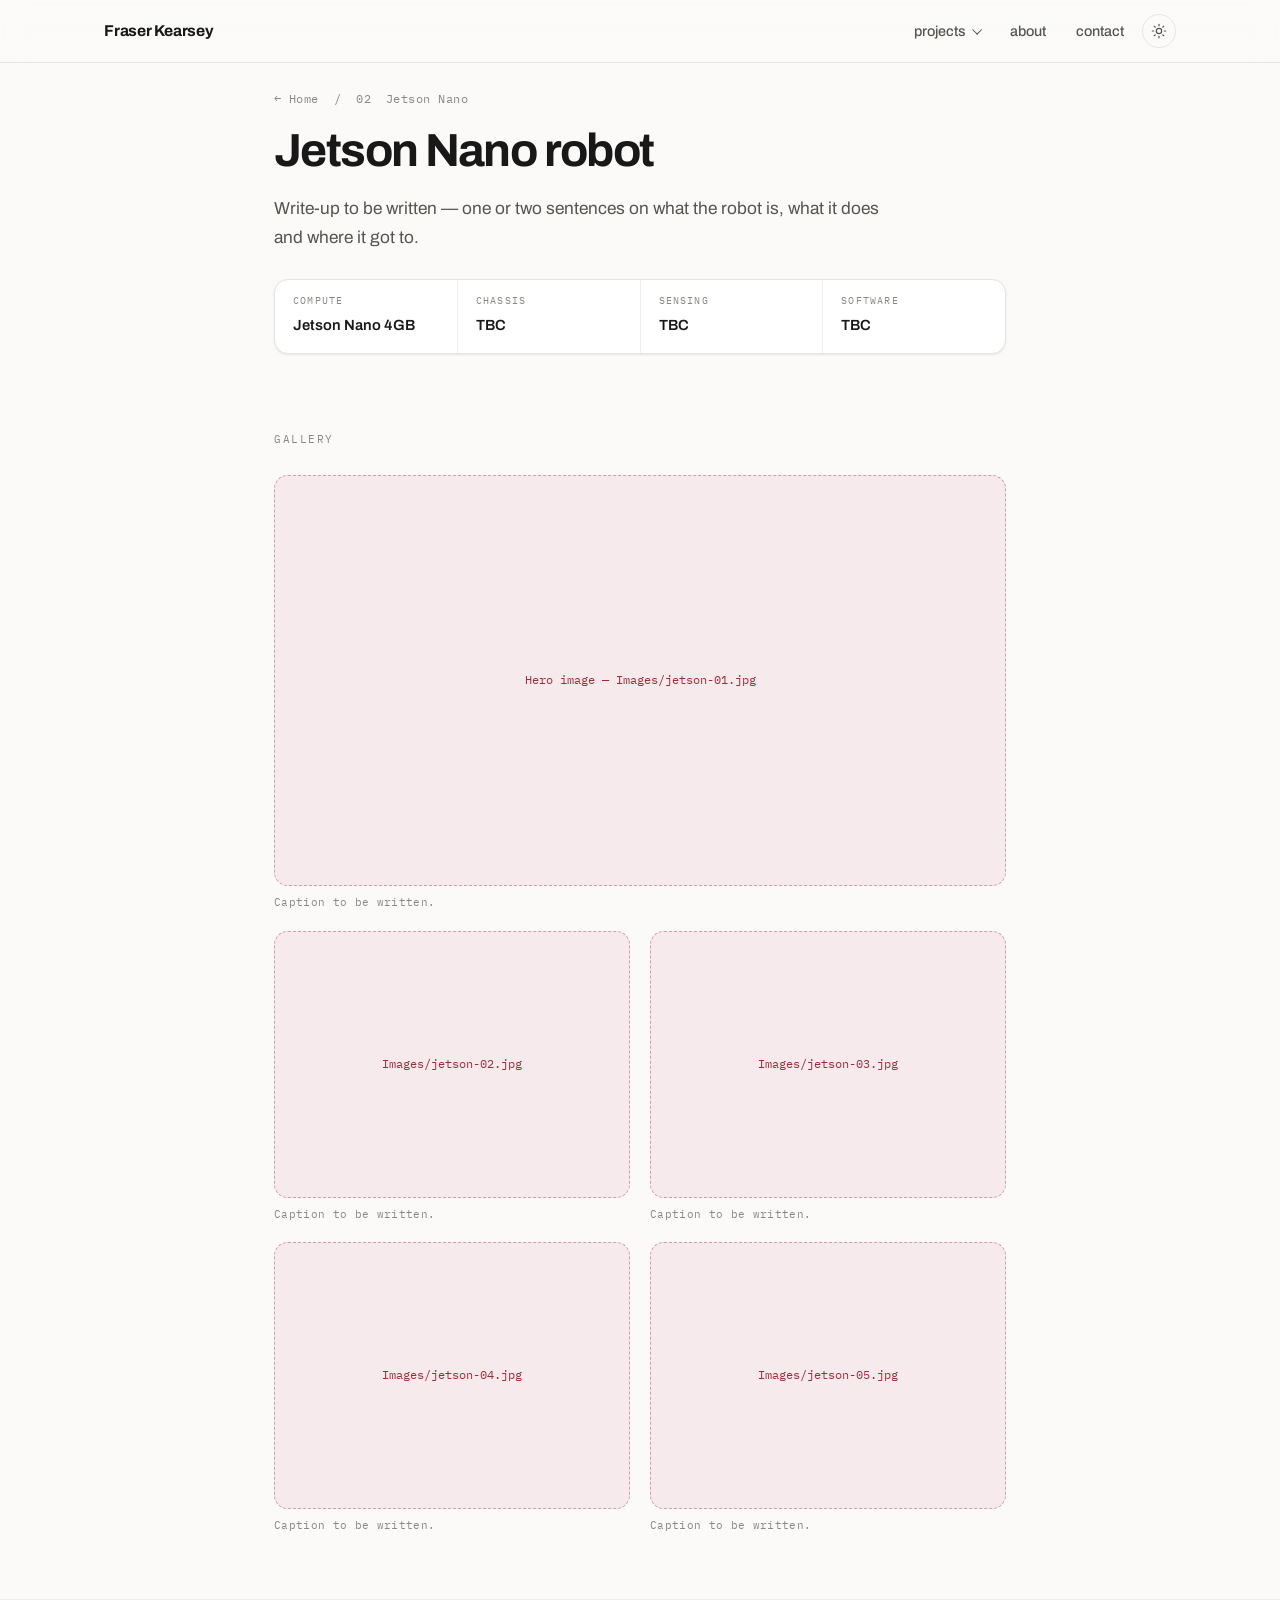
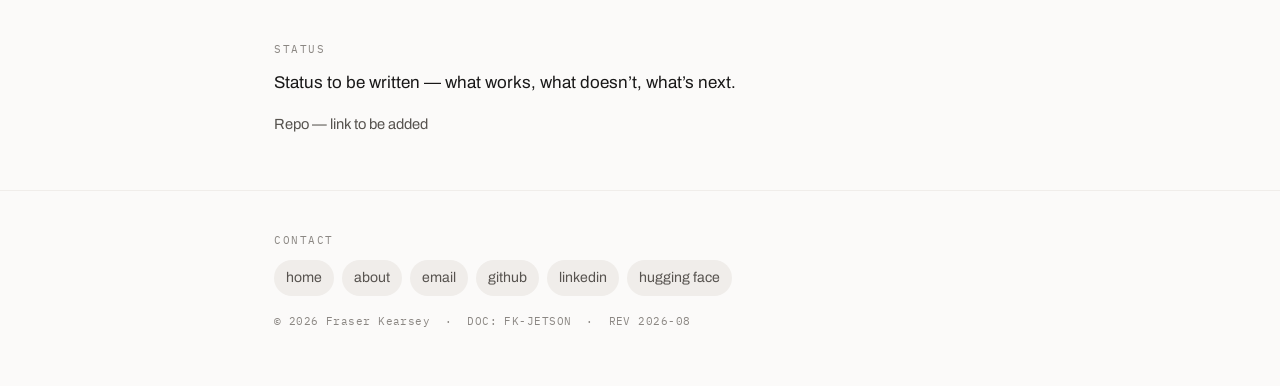
<file: jetson-nano.html>
<!DOCTYPE html>
<html lang="en">
<head>
<meta charset="UTF-8">
<meta name="viewport" content="width=device-width, initial-scale=1.0">
<title>Fraser Kearsey — Jetson Nano robot</title>
<meta name="description" content="Photos from a Jetson Nano based robot build.">
<link rel="preconnect" href="https://fonts.googleapis.com">
<link rel="preconnect" href="https://fonts.gstatic.com" crossorigin>
<link href="https://fonts.googleapis.com/css2?family=Archivo:wght@400;500;600;700&family=IBM+Plex+Mono:wght@400;500;600&display=swap" rel="stylesheet">
<link rel="icon" href="favicon.svg" type="image/svg+xml">
<link rel="icon" href="favicon.ico" sizes="32x32">
<link rel="apple-touch-icon" href="apple-touch-icon.png">
<link rel="stylesheet" href="assets/site.css">
<script>(function(){try{var t=localStorage.getItem('theme');if(t==='dark'||t==='light'){document.documentElement.setAttribute('data-theme',t);}}catch(e){}
// set before first paint so revealed sections don't flash in
if(!window.matchMedia('(prefers-reduced-motion: reduce)').matches&&'IntersectionObserver'in window){document.documentElement.className+=' js-motion';}})();</script>
</head>
<body>

<!--
  ============================================================================
  EDITING THIS PAGE

  Text lives between tags. To change a paragraph, edit what is between
  the <p> and </p> tags and leave the tags alone:

      <p>old wording</p>      becomes      <p>new wording</p>

  Editable blocks are flagged by comments starting with "EDIT:" further
  down this file. Search the file for  EDIT:  to jump between them.

  Leave alone:
    * everything inside the head element
    * class="..." attributes
    * entities such as &mdash; &rsquo; &hellip;  which are punctuation: - ' ...

  Special characters: type &amp; for an ampersand, &lt; for a less-than sign,
  and &rsquo; for an apostrophe, as in don&rsquo;t.

  The styling lives in assets/site.css. Change the colours, corner radii or
  shadows in the :root block at the top of that file and every page follows.
  ============================================================================
-->

<nav>
  <div class="wrap">
    <a class="brand" href="index.html">Fraser Kearsey</a>
    <div class="navlinks">
      <details class="dropdown">
        <summary>projects</summary>
        <div class="menu">
          <a href="so101.html"><span class="idx">01</span>SO-101 imitation learning</a>
          <a href="jetson-nano.html" aria-current="page"><span class="idx">02</span>Jetson Nano robot</a>
          <a href="esp32-foc.html"><span class="idx">03</span>ESP32 field-oriented control</a>
          <a href="biomimetic-propulsion.html"><span class="idx">04</span>Biomimetic propulsion system</a>
        </div>
      </details>
      <a href="about.html">about</a>
      <a href="#contact">contact</a>
      <button class="themetoggle" type="button" aria-pressed="false" aria-label="Switch theme"><svg class="sun" viewBox="0 0 24 24" fill="none" stroke="currentColor" stroke-width="1.8" stroke-linecap="round" aria-hidden="true"><circle cx="12" cy="12" r="4"/><path d="M12 2v2M12 20v2M4.9 4.9l1.4 1.4M17.7 17.7l1.4 1.4M2 12h2M20 12h2M4.9 19.1l1.4-1.4M17.7 6.3l1.4-1.4"/></svg><svg class="moon" viewBox="0 0 24 24" fill="none" stroke="currentColor" stroke-width="1.8" stroke-linecap="round" stroke-linejoin="round" aria-hidden="true"><path d="M21 12.8A9 9 0 1 1 11.2 3a7 7 0 0 0 9.8 9.8z"/></svg></button>
    </div>
  </div>
  <div class="progress" aria-hidden="true"></div>
</nav>

<!-- EDIT: page title and intro paragraphs -->
<header class="intro sub">
  <div class="wrap">
    <p class="crumb"><a href="index.html">&larr; Home</a> &nbsp;/&nbsp; 02 &nbsp;Jetson Nano</p>
    <h1>Jetson Nano robot</h1>
    <div class="lede">
      <p>Write-up to be written &mdash; one or two sentences on what the robot is, what it does and where it got to.</p>
    </div>

    <!-- EDIT: spec strip. Each cell is one div: .k is the label, .v the value -->
<div class="datastrip">
      <div><span class="k">Compute</span><span class="v">Jetson Nano 4GB</span></div>
      <div><span class="k">Chassis</span><span class="v">TBC</span></div>
      <div><span class="k">Sensing</span><span class="v">TBC</span></div>
      <div><span class="k">Software</span><span class="v">TBC</span></div>
    </div>
  </div>
</header>

<main>

<!-- EDIT: section "section" -->
<section id="gallery" class="reveal">
  <div class="wrap">
    <p class="secnum">Gallery</p>

    <!-- Drop files in Images/ or Video/ and swap them in:
         Photo: <figure><img src="Images/NAME.jpg" alt="DESCRIPTION"><figcaption>Caption</figcaption></figure>
         Clip:  <figure><video src="Video/NAME.mp4" controls muted playsinline></video><figcaption>Caption</figcaption></figure>
         Full width: add class="wide" to the <figure>. -->

    <!-- EDIT: gallery. Each figure is one image and its caption -->
<div class="gallery">
      <figure class="wide">
        <div class="slot">Hero image &mdash; Images/jetson-01.jpg</div>
        <figcaption>Caption to be written.</figcaption>
      </figure>
      <figure>
        <div class="slot">Images/jetson-02.jpg</div>
        <figcaption>Caption to be written.</figcaption>
      </figure>
      <figure>
        <div class="slot">Images/jetson-03.jpg</div>
        <figcaption>Caption to be written.</figcaption>
      </figure>
      <figure>
        <div class="slot">Images/jetson-04.jpg</div>
        <figcaption>Caption to be written.</figcaption>
      </figure>
      <figure>
        <div class="slot">Images/jetson-05.jpg</div>
        <figcaption>Caption to be written.</figcaption>
      </figure>
    </div>
  </div>
</section>

<!-- EDIT: section "section" -->
<section id="status" class="prose reveal">
  <div class="wrap">
    <p class="secnum">Status</p>
    <p>Status to be written &mdash; what works, what doesn&rsquo;t, what&rsquo;s next.</p>
    <ul class="links-list" style="margin-top:14px">
      <li>Repo &mdash; link to be added</li>
    </ul>
  </div>
</section>

</main>

<footer id="contact" class="reveal">
  <div class="wrap">
    <p class="secnum">Contact</p>
    <!-- EDIT: footer links -->
<div class="footlinks">
      <a href="index.html">home</a>
      <a href="about.html">about</a>
      <a href="mailto:fraserkearsey@gmail.com">email</a>
      <a href="https://github.com/fraserky">github</a>
      <a href="https://linkedin.com/in/fraserkearsey">linkedin</a>
      <a href="https://huggingface.co/fkearsey">hugging face</a>
    </div>
    <p class="copyright">&copy; 2026 Fraser Kearsey &nbsp;&middot;&nbsp; DOC: FK-JETSON &nbsp;&middot;&nbsp; REV 2026-08</p>
  </div>
</footer>

<script src="assets/site.js"></script>
</body>
</html>
</file>
<file: assets/site.css>
/* ============================================================
   fraserky.github.io — shared styles
   Edit tokens in :root to restyle the whole site.
   ============================================================ */

:root{
  --paper:#fbfaf9;
  --surface:#ffffff;
  --ink:#191818;
  --soft:#57534f;
  --grey:#8b8783;
  --line:#e7e4e0;
  --line-soft:#f0edea;
  --accent:#9e2b3a;
  --accent-soft:#f6eaec;
  --shadow-sm:0 1px 2px rgba(24,20,18,.04), 0 1px 3px rgba(24,20,18,.05);
  --shadow-md:0 2px 4px rgba(24,20,18,.04), 0 12px 28px -14px rgba(24,20,18,.20);
  --r-sm:8px;
  --r-md:14px;
  --r-lg:18px;
  --r-pill:999px;
  color-scheme:light;
}
:root[data-theme="dark"]{
  --paper:#111011;
  --surface:#191819;
  --ink:#f0eeec;
  --soft:#b0aca8;
  --grey:#87827e;
  --line:#2b2928;
  --line-soft:#232122;
  --accent:#e98a92;
  --accent-soft:#2a1c1f;
  --shadow-sm:0 1px 2px rgba(0,0,0,.4);
  --shadow-md:0 2px 6px rgba(0,0,0,.35), 0 16px 32px -16px rgba(0,0,0,.7);
  color-scheme:dark;
}
@media (prefers-color-scheme: dark){
  :root:not([data-theme="light"]){
    --paper:#111011;
    --surface:#191819;
    --ink:#f0eeec;
    --soft:#b0aca8;
    --grey:#87827e;
    --line:#2b2928;
    --line-soft:#232122;
    --accent:#e98a92;
    --accent-soft:#2a1c1f;
    --shadow-sm:0 1px 2px rgba(0,0,0,.4);
    --shadow-md:0 2px 6px rgba(0,0,0,.35), 0 16px 32px -16px rgba(0,0,0,.7);
    color-scheme:dark;
  }
}
:root{
  --mono:'IBM Plex Mono',ui-monospace,monospace;
  --sans:'Archivo',system-ui,sans-serif;
}

*{box-sizing:border-box;margin:0;padding:0}
html{scroll-behavior:smooth;-webkit-text-size-adjust:100%}
@media (prefers-reduced-motion: reduce){html{scroll-behavior:auto}}
body{
  font-family:var(--sans);
  color:var(--ink);
  background:var(--paper);
  line-height:1.68;
  font-size:17px;
  -webkit-font-smoothing:antialiased;
}
a{color:var(--ink);text-decoration:none}
a:hover{color:var(--accent)}
:focus-visible{outline:2px solid var(--accent);outline-offset:3px;border-radius:4px}
.wrap{max-width:780px;margin:0 auto;padding:0 24px}
/* used on the home page so the project rail can show more cards */
.wrap.wide{max-width:1120px}

/* ---------- nav ---------- */
nav{
  position:sticky;top:0;z-index:30;
  background:color-mix(in srgb, var(--paper) 82%, transparent);
  backdrop-filter:saturate(180%) blur(14px);
  -webkit-backdrop-filter:saturate(180%) blur(14px);
  border-bottom:1px solid var(--line);
}
@supports not (backdrop-filter: blur(1px)){ nav{background:var(--paper)} }
nav .wrap{max-width:1120px;display:flex;justify-content:space-between;align-items:center;height:62px;gap:16px}
.brand{white-space:nowrap;font-weight:700;font-size:.98rem;letter-spacing:-.015em;color:var(--ink)}
.brand:hover{color:var(--accent)}
.docref{font-family:var(--mono);font-size:.7rem;color:var(--grey);letter-spacing:.02em}
.navlinks{display:flex;align-items:center;gap:6px;font-family:var(--sans);font-size:.9rem;font-weight:500}
.navlinks > a, .dropdown summary{
  display:inline-block;
  padding:7px 12px;
  border-radius:var(--r-pill);
  color:var(--soft);
  transition:background .16s ease, color .16s ease;
}
.navlinks > a:hover, .dropdown summary:hover{background:var(--line-soft);color:var(--ink)}
.navlinks a[aria-current="page"]{color:var(--ink)}

/* ---------- progress ---------- */
.progress{
  position:absolute;left:0;bottom:-1px;height:2px;width:100%;
  background:var(--accent);
  transform:scaleX(0);transform-origin:0 50%;
  will-change:transform;pointer-events:none;
  border-radius:0 var(--r-pill) var(--r-pill) 0;
}

/* ---------- dropdown ---------- */
.dropdown{position:relative}
.dropdown summary{list-style:none;cursor:pointer;user-select:none}
.dropdown summary::-webkit-details-marker{display:none}
.dropdown summary::after{content:"";display:inline-block;width:.4em;height:.4em;margin-left:.5em;vertical-align:.14em;border-right:1.6px solid currentColor;border-bottom:1.6px solid currentColor;transform:rotate(45deg) translateY(-1px);transition:transform .18s ease}
.dropdown[open] summary{background:var(--line-soft);color:var(--ink)}
.dropdown[open] summary::after{transform:rotate(-135deg) translateY(-2px)}
.dropdown .menu{
  position:absolute;top:calc(100% + 10px);right:0;min-width:266px;
  background:var(--surface);
  border:1px solid var(--line);
  border-radius:var(--r-md);
  box-shadow:var(--shadow-md);
  padding:6px;z-index:40;
  animation:pop .16s ease-out;
}
@keyframes pop{from{opacity:0;transform:translateY(-4px)}to{opacity:1;transform:none}}
@media (prefers-reduced-motion: reduce){.dropdown .menu{animation:none}}
.dropdown .menu a{
  display:flex;align-items:baseline;gap:10px;
  padding:9px 12px;border-radius:var(--r-sm);
  font-size:.88rem;color:var(--soft);white-space:nowrap;
}
.dropdown .menu a:hover{background:var(--line-soft);color:var(--ink)}
.dropdown .menu a[aria-current="page"]{color:var(--accent)}
.dropdown .menu .idx{font-family:var(--mono);font-size:.72rem;color:var(--grey)}

/* ---------- theme toggle ---------- */
.themetoggle{
  display:inline-flex;align-items:center;justify-content:center;
  width:34px;height:34px;
  border:1px solid var(--line);
  border-radius:var(--r-pill);
  background:transparent;color:var(--soft);
  cursor:pointer;
  transition:background .16s ease,color .16s ease,border-color .16s ease;
}
.themetoggle:hover{background:var(--line-soft);color:var(--ink);border-color:var(--line)}
.themetoggle svg{width:16px;height:16px;display:block}
.themetoggle .moon{display:none}
:root[data-theme="dark"] .themetoggle .moon{display:block}
:root[data-theme="dark"] .themetoggle .sun{display:none}
@media (prefers-color-scheme: dark){
  :root:not([data-theme="light"]) .themetoggle .moon{display:block}
  :root:not([data-theme="light"]) .themetoggle .sun{display:none}
}

/* ---------- intro ---------- */
header.intro{padding:60px 0 40px}
header.intro.sub{padding:26px 0 36px}
h1{font-size:clamp(2rem,5vw,2.9rem);line-height:1.08;font-weight:700;letter-spacing:-.035em;margin-bottom:18px}
.lede{color:var(--soft);font-size:1.08rem;max-width:62ch}
.lede p{margin-bottom:14px}
.lede p:last-child{margin-bottom:0}
.crumb{font-family:var(--mono);font-size:.72rem;letter-spacing:.04em;color:var(--grey);margin-bottom:18px}
.crumb a{color:var(--grey)}
.crumb a:hover{color:var(--accent)}

/* ---------- sections ---------- */
section{padding:40px 0}
section + section{border-top:1px solid var(--line-soft)}
.secnum{font-family:var(--mono);font-size:.7rem;letter-spacing:.14em;text-transform:uppercase;color:var(--grey);margin-bottom:10px}
h2{font-size:1.45rem;font-weight:700;letter-spacing:-.022em;margin-bottom:16px}
p{margin-bottom:14px}
p:last-child{margin-bottom:0}
p.soft{color:var(--soft)}
code{font-family:var(--mono);font-size:.86em;background:var(--line-soft);border-radius:6px;padding:2px 6px}
ul{margin:0 0 14px 1.15em}
li{margin-bottom:6px}

/* ---------- spec strip ---------- */
.datastrip{
  display:flex;flex-wrap:wrap;
  background:var(--surface);
  border:1px solid var(--line);
  border-radius:var(--r-md);
  box-shadow:var(--shadow-sm);
  overflow:hidden;margin-top:26px;
}
.datastrip div{padding:13px 18px;flex:1;min-width:130px;border-right:1px solid var(--line-soft)}
.datastrip div:last-child{border-right:none}
.datastrip .k{display:block;font-family:var(--mono);font-size:.62rem;letter-spacing:.12em;text-transform:uppercase;color:var(--grey);margin-bottom:2px}
.datastrip .v{font-size:.92rem;font-weight:600}

/* ---------- figures ---------- */
figure.media{margin:26px 0}
figure.media img,figure.media video{display:block;width:100%;border-radius:var(--r-md);box-shadow:var(--shadow-sm)}
figure.media figcaption{font-family:var(--mono);font-size:.7rem;letter-spacing:.03em;color:var(--grey);margin-top:10px;line-height:1.6}
.placeholder,.slot{
  display:flex;align-items:center;justify-content:center;text-align:center;
  background:var(--accent-soft);
  border:1px dashed color-mix(in srgb, var(--accent) 40%, transparent);
  border-radius:var(--r-md);
  color:var(--accent);
  font-family:var(--mono);font-size:.76rem;
  padding:28px 20px;
}
.placeholder{margin:22px 0}
.media-pair{display:grid;grid-template-columns:1fr 1fr;gap:20px;margin:26px 0}
.media-pair figure.media{margin:0}
video.portrait{aspect-ratio:9/16;height:auto;object-fit:cover;object-position:center}
figure.media.short{max-width:340px;margin-left:auto;margin-right:auto}
@media (max-width:700px){ .media-pair{grid-template-columns:1fr} }

/* ---------- gallery ---------- */
.gallery{display:grid;grid-template-columns:repeat(2,1fr);gap:20px;margin:26px 0}
.gallery figure{margin:0}
.gallery img,.gallery video{display:block;width:100%;height:auto;border-radius:var(--r-md);box-shadow:var(--shadow-sm)}
.gallery figcaption{font-family:var(--mono);font-size:.68rem;letter-spacing:.03em;color:var(--grey);margin-top:8px;line-height:1.5}
.gallery .wide{grid-column:1 / -1}
.gallery .slot{aspect-ratio:4/3;padding:12px}
.gallery .wide .slot{aspect-ratio:16/9}
@media (max-width:560px){ .gallery{grid-template-columns:1fr} }

/* ---------- project rail ---------- */
.rail{position:relative;margin-top:4px}
.track{
  display:flex;gap:18px;
  overflow-x:auto;overflow-y:hidden;
  scroll-snap-type:x mandatory;
  scroll-padding-left:2px;
  padding:6px 2px 18px;
  scrollbar-width:thin;
  scrollbar-color:var(--line) transparent;
  overscroll-behavior-x:contain;
}
.track::-webkit-scrollbar{height:8px}
.track::-webkit-scrollbar-thumb{background:var(--line);border-radius:var(--r-pill)}
.track::-webkit-scrollbar-track{background:transparent}
.card{
  flex:0 0 296px;scroll-snap-align:start;
  display:flex;flex-direction:column;
  background:var(--surface);
  border:1px solid var(--line);
  border-radius:var(--r-lg);
  box-shadow:var(--shadow-sm);
  overflow:hidden;
  transition:transform .2s ease, box-shadow .2s ease, border-color .2s ease;
}
.card:hover{transform:translateY(-3px);box-shadow:var(--shadow-md);border-color:color-mix(in srgb, var(--accent) 22%, var(--line))}
.card:hover .card-title{color:var(--accent)}
.card-media{aspect-ratio:4/3;background:var(--line-soft);overflow:hidden}
.card-media img{display:block;width:100%;height:100%;object-fit:cover;transition:transform .35s ease}
.card:hover .card-media img{transform:scale(1.035)}
.card-media .slot{height:100%;border:none;border-radius:0;background:var(--line-soft);color:var(--grey);font-size:.68rem}
.card-body{padding:16px 18px 18px;display:flex;flex-direction:column;flex:1}
.card-num{font-family:var(--mono);font-size:.66rem;letter-spacing:.14em;color:var(--grey);margin-bottom:7px}
.card-title{font-size:1.02rem;font-weight:600;letter-spacing:-.015em;line-height:1.32;margin-bottom:6px;transition:color .16s ease}
.card-desc{font-size:.88rem;color:var(--soft);line-height:1.55;margin-bottom:14px}
.card-meta{margin-top:auto;display:flex;flex-wrap:wrap;gap:6px}
.tag{
  font-family:var(--mono);font-size:.64rem;letter-spacing:.04em;
  color:var(--grey);background:var(--line-soft);
  border-radius:var(--r-pill);padding:3px 9px;
}
.badge{
  display:inline-block;font-size:.62rem;font-weight:600;letter-spacing:.06em;text-transform:uppercase;
  color:var(--accent);background:var(--accent-soft);
  border-radius:var(--r-pill);padding:2px 9px;margin-left:8px;vertical-align:2px;
}
/* sits up on the heading line rather than pushing the cards down */
.railnav{position:absolute;top:-48px;right:0;display:flex;gap:8px;margin:0}
.railbtn{
  width:34px;height:34px;display:inline-flex;align-items:center;justify-content:center;
  border:1px solid var(--line);border-radius:var(--r-pill);
  background:var(--surface);color:var(--soft);cursor:pointer;
  transition:background .16s ease,color .16s ease,opacity .16s ease;
}
.railbtn:hover:not(:disabled){background:var(--line-soft);color:var(--ink)}
.railbtn:disabled{opacity:.32;cursor:default}
.railbtn svg{width:15px;height:15px}
@media (max-width:560px){
  .railnav{display:none}
  .card{flex-basis:82%}
}

/* ---------- lists ---------- */
.links-list{list-style:none;margin-left:0}
.links-list li{font-size:.92rem;margin-bottom:9px;color:var(--soft)}
.links-list a{color:var(--ink);border-bottom:1px solid color-mix(in srgb, var(--accent) 45%, transparent);padding-bottom:1px}
.links-list a:hover{color:var(--accent);border-bottom-color:var(--accent)}
.about p{color:var(--soft)}
.about strong{color:var(--ink);font-weight:600}
.prose a{border-bottom:1px solid color-mix(in srgb, var(--accent) 45%, transparent)}
.prose a:hover{border-bottom-color:var(--accent)}

/* ---------- footer ---------- */
footer{padding:40px 0 56px;border-top:1px solid var(--line-soft)}
.footlinks{display:flex;gap:8px;flex-wrap:wrap;margin-bottom:16px}
.footlinks a{font-size:.88rem;color:var(--soft);padding:6px 12px;border-radius:var(--r-pill);background:var(--line-soft)}
.footlinks a:hover{color:var(--ink);background:var(--line)}
.copyright{font-family:var(--mono);font-size:.68rem;color:var(--grey);letter-spacing:.04em}

/* ---------- reveal ---------- */
.js-motion .reveal{opacity:0;transform:translateY(14px);transition:opacity .5s ease,transform .5s ease}
.js-motion .reveal.shown{opacity:1;transform:none}
@media (prefers-reduced-motion: reduce){
  .js-motion .reveal{opacity:1;transform:none;transition:none}
}

@media (max-width:820px){ .docref{display:none} }
@media (max-width:470px){
  nav .wrap{padding:0 16px;gap:8px}
  .navlinks{gap:2px;font-size:.86rem}
  .navlinks > a,.dropdown summary{padding:6px 9px}
  .navlinks a[href="#contact"]{display:none}
  .dropdown .menu{min-width:0;width:max-content;max-width:80vw}
}
@media (max-width:400px){
  .brand{font-size:.88rem}
  .navlinks{font-size:.8rem}
  .navlinks > a,.dropdown summary{padding:5px 8px}
  .themetoggle{width:30px;height:30px}
  .themetoggle svg{width:15px;height:15px}
}

/* ---------- affiliations (logo + institution) ---------- */
.affil{display:flex;flex-direction:column;gap:14px;margin:20px 0 0}
.affil-item{
  display:flex;align-items:center;gap:16px;
  background:var(--surface);
  border:1px solid var(--line);
  border-radius:var(--r-md);
  box-shadow:var(--shadow-sm);
  padding:14px 18px;
}
/* logos sit straight on the page, no chip. --logo-h is the knob:
   raise it to make every logo bigger, lower it to shrink them. */
.affil{--logo-h:52px}
.affil-logo{
  flex:0 0 auto;
  min-width:64px;height:calc(var(--logo-h) + 8px);
  display:flex;align-items:center;justify-content:flex-start;
  background:transparent;border:none;
  overflow:hidden;
}
.affil-logo img{
  max-height:var(--logo-h);
  max-width:164px;
  width:auto;height:auto;
  object-fit:contain;display:block;
}
/* Both supplied logos are dark-on-transparent, so on a dark background they
   vanish. Light mode leaves them bare against the page, as intended; dark mode
   gives them just enough of a plate to read. Delete this block if you swap in
   reversed (white) versions of the logos. */
:root[data-theme="dark"] .affil-logo img{
  background:#fff;padding:5px 7px;border-radius:var(--r-sm);
  max-height:calc(var(--logo-h) - 4px);
}
@media (prefers-color-scheme: dark){
  :root:not([data-theme="light"]) .affil-logo img{
    background:#fff;padding:5px 7px;border-radius:var(--r-sm);
    max-height:calc(var(--logo-h) - 4px);
  }
}
.affil-logo .slot{
  width:100%;height:100%;border:none;border-radius:0;background:transparent;
  color:var(--grey);font-size:.52rem;padding:4px;line-height:1.3;
}
.affil-name{display:block;font-weight:600;font-size:.98rem;letter-spacing:-.01em}
.affil-note{display:block;font-size:.86rem;color:var(--soft);line-height:1.5}
.affil-note .yr{font-family:var(--mono);font-size:.74rem;color:var(--grey)}
@media (max-width:460px){
  .affil{--logo-h:40px}
  .affil-item{gap:12px;padding:12px 14px}
  .affil-logo{min-width:52px;max-width:124px}
  .affil-logo img{max-width:124px}
}

/* ---------- CV: roles ---------- */
.role{padding:20px 0;border-top:1px solid var(--line-soft)}
.role:first-of-type{border-top:none;padding-top:6px}
.role-head{display:flex;justify-content:space-between;align-items:baseline;gap:16px;flex-wrap:wrap}
.role-title{font-size:1.02rem;font-weight:600;letter-spacing:-.01em}
.role-org{color:var(--soft);font-weight:400}
.role-dates{font-family:var(--mono);font-size:.74rem;letter-spacing:.03em;color:var(--grey);white-space:nowrap}
.role-note{font-size:.84rem;color:var(--grey);margin:4px 0 0}
.role ul{margin:10px 0 0 1.1em}
.role li{font-size:.93rem;color:var(--soft);line-height:1.6;margin-bottom:7px}
.role li:last-child{margin-bottom:0}
.role li strong{color:var(--ink);font-weight:600}

/* ---------- CV: skills ---------- */
.skills{display:flex;flex-direction:column;gap:0;margin-top:18px}
.skillrow{display:grid;grid-template-columns:190px 1fr;gap:18px;padding:13px 0;border-top:1px solid var(--line-soft)}
.skillrow:first-child{border-top:none}
.skillrow dt{font-family:var(--mono);font-size:.72rem;letter-spacing:.08em;text-transform:uppercase;color:var(--grey);padding-top:3px}
.skillrow dd{margin:0;font-size:.93rem;color:var(--soft);line-height:1.6}
@media (max-width:600px){
  .skillrow{grid-template-columns:1fr;gap:4px}
}

/* ---------- rail edge fade ---------- */
.rail::after{
  content:"";position:absolute;top:0;right:-1px;bottom:18px;width:56px;
  background:linear-gradient(to right, transparent, var(--paper) 78%);
  pointer-events:none;opacity:1;transition:opacity .2s ease;
}
.rail.at-end::after{opacity:0}
@media (max-width:560px){ .rail::after{width:32px} }

.meta-line{font-family:var(--mono);font-size:.8rem;color:var(--grey);letter-spacing:.02em}

/* home page: pull the projects up under the intro */
.intro.home{padding-bottom:12px}
#work{padding-top:12px}
</file>
